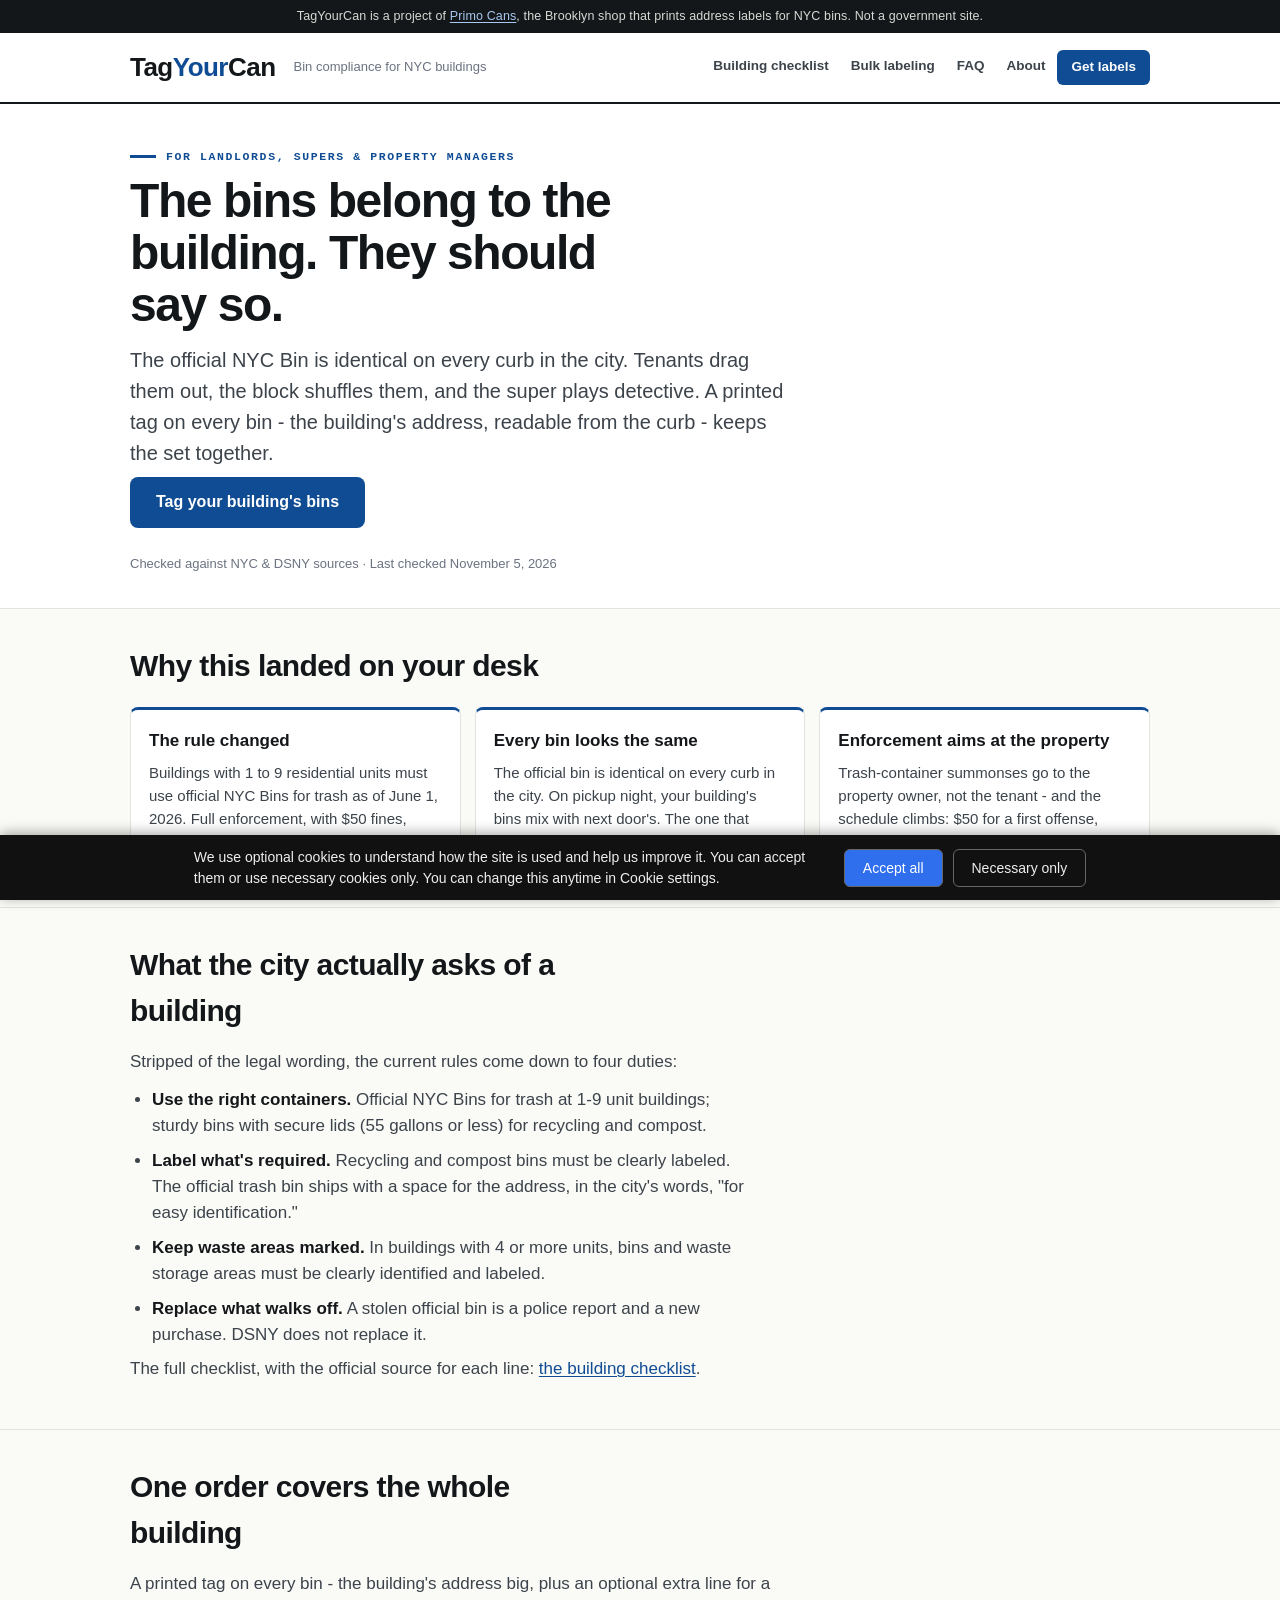
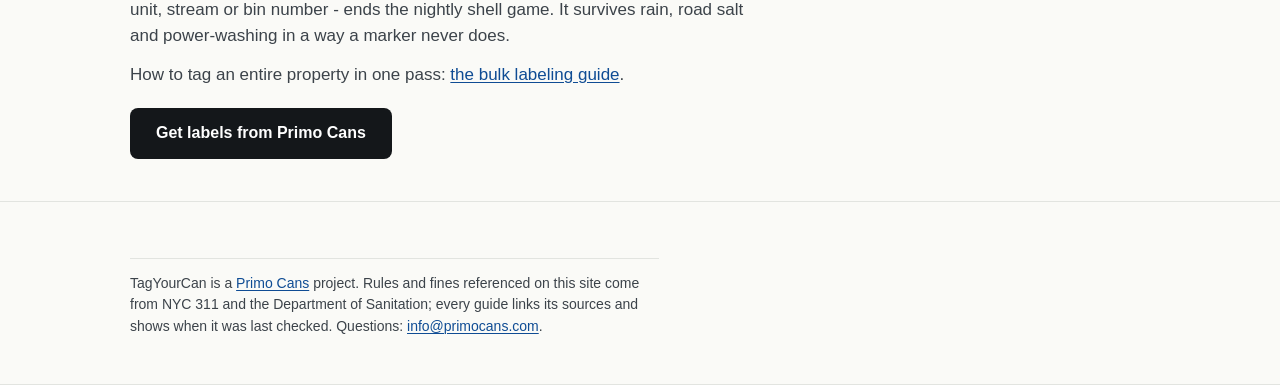
<file: index.html>
<!DOCTYPE html>
<html lang="en">
<head>
<meta charset="utf-8">
<meta name="viewport" content="width=device-width, initial-scale=1">
<title>TagYourCan | Bin Tagging for NYC Landlords, Supers &amp; Property Managers</title>
<meta name="description" content="What NYC buildings actually have to do about trash bins in 2026: official bins, labeling duties, the fines, and how to tag a whole building's cans in one pass. A Primo Cans project.">
<link rel="stylesheet" href="assets/style.css">
</head>
<body>
<div class="disclosure">TagYourCan is a project of <a href="https://primocans.com?utm_source=tagyourcan.com&utm_medium=feeder-site">Primo Cans</a>, the Brooklyn shop that prints address labels for NYC bins. Not a government site.</div>
<header class="sitehead">
  <div class="wrap">
    <a class="brand" href="">Tag<span class="dot">Your</span>Can</a>
    <span class="siteline">Bin compliance for NYC buildings</span>
    <nav class="mainnav">
      <a href="building-checklist/">Building checklist</a>
      <a href="bulk-labeling/">Bulk labeling</a>
      <a href="faq/">FAQ</a>
      <a href="about/">About</a>
      <a class="cta" href="get-labels/">Get labels</a>
    </nav>
  </div>
</header>

<section class="hero">
  <div class="wrap">
    <p class="eyebrow">For landlords, supers &amp; property managers</p>
    <h1>The bins belong to the building. They should say so.</h1>
    <p class="lede">The official NYC Bin is identical on every curb in the city. Tenants drag them out, the block shuffles them, and the super plays detective. A printed tag on every bin - the building's address, readable from the curb - keeps the set together.</p>
    <a class="btn" href="get-labels/">Tag your building's bins</a>
    <p class="verifyline">Checked against NYC &amp; DSNY sources &middot; Last checked November 5, 2026</p>
  </div>
</section>

<section class="section">
  <div class="wrap">
    <h2>Why this landed on your desk</h2>
    <div class="cards">
      <div class="cardbox">
        <h3>The rule changed</h3>
        <p>Buildings with 1 to 9 residential units must use official NYC Bins for trash as of June 1, 2026. Full enforcement, with $50 fines, started September 8, 2026.</p>
      </div>
      <div class="cardbox">
        <h3>Every bin looks the same</h3>
        <p>The official bin is identical on every curb in the city. On pickup night, your building's bins mix with next door's. The one that comes back short is your problem.</p>
      </div>
      <div class="cardbox">
        <h3>Enforcement aims at the property</h3>
        <p>Trash-container summonses go to the property owner, not the tenant - and the schedule climbs: $50 for a first offense, $100 for a second, $200 for each one after.</p>
      </div>
    </div>
  </div>
</section>

<section class="section">
  <div class="wrap">
    <h2>What the city actually asks of a building</h2>
    <p>Stripped of the legal wording, the current rules come down to four duties:</p>
    <ul>
      <li><strong>Use the right containers.</strong> Official NYC Bins for trash at 1-9 unit buildings; sturdy bins with secure lids (55 gallons or less) for recycling and compost.</li>
      <li><strong>Label what's required.</strong> Recycling and compost bins must be clearly labeled. The official trash bin ships with a space for the address, in the city's words, "for easy identification."</li>
      <li><strong>Keep waste areas marked.</strong> In buildings with 4 or more units, bins and waste storage areas must be clearly identified and labeled.</li>
      <li><strong>Replace what walks off.</strong> A stolen official bin is a police report and a new purchase. DSNY does not replace it.</li>
    </ul>
    <p>The full checklist, with the official source for each line: <a href="building-checklist/">the building checklist</a>.</p>
  </div>
</section>

<section class="section">
  <div class="wrap">
    <h2>One order covers the whole building</h2>
    <p>A printed tag on every bin - the building's address big, plus an optional extra line for a unit, stream or bin number - ends the nightly shell game. It survives rain, road salt and power-washing in a way a marker never does.</p>
    <p>How to tag an entire property in one pass: <a href="bulk-labeling/">the bulk labeling guide</a>.</p>
    <a class="btn dark" href="get-labels/">Get labels from Primo Cans</a>
  </div>
</section>

<footer class="section">
  <div class="wrap">
    <p class="srcs">TagYourCan is a <a href="https://primocans.com?utm_source=tagyourcan.com&utm_medium=feeder-site">Primo Cans</a> project. Rules and fines referenced on this site come from NYC 311 and the Department of Sanitation; every guide links its sources and shows when it was last checked. Questions: <a href="mailto:info@primocans.com">info@primocans.com</a>.</p>
  </div>
</footer>
<!-- Cloudflare Web Analytics -->
<script defer src='https://static.cloudflareinsights.com/beacon.min.js' data-cf-beacon='{"token": "4a1bd3e330894500a2cc589933f47c1a"}'></script>
<!-- End Cloudflare Web Analytics -->

<script>window.__GA_MEASUREMENT_ID__="G-40F285DWW1";</script>
<script src="/consent.js" defer></script>
</body>
</html>
</file>
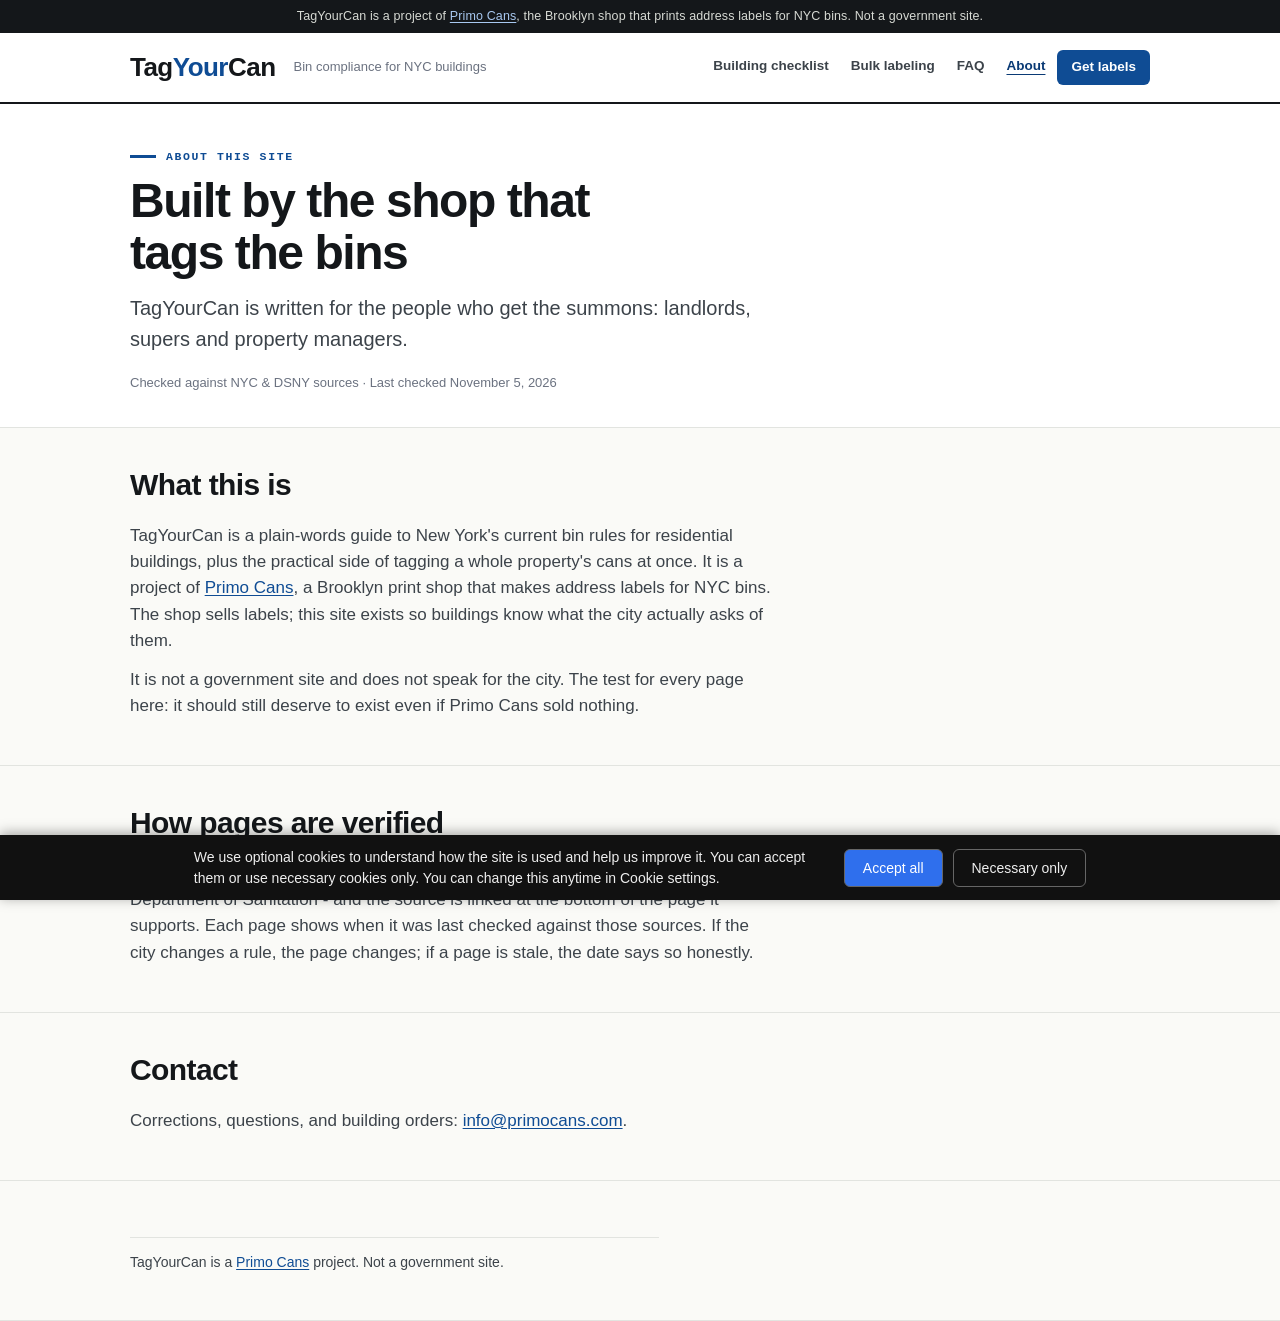
<file: about/index.html>
<!DOCTYPE html>
<html lang="en">
<head>
<meta charset="utf-8">
<meta name="viewport" content="width=device-width, initial-scale=1">
<title>About TagYourCan | TagYourCan</title>
<meta name="description" content="What TagYourCan is, who makes it, and how its rule pages are verified. A Primo Cans project, not a government site.">
<link rel="stylesheet" href="../assets/style.css">
</head>
<body>
<div class="disclosure">TagYourCan is a project of <a href="https://primocans.com?utm_source=tagyourcan.com&utm_medium=feeder-site">Primo Cans</a>, the Brooklyn shop that prints address labels for NYC bins. Not a government site.</div>
<header class="sitehead">
  <div class="wrap">
    <a class="brand" href="../">Tag<span class="dot">Your</span>Can</a>
    <span class="siteline">Bin compliance for NYC buildings</span>
    <nav class="mainnav">
      <a href="../building-checklist/">Building checklist</a>
      <a href="../bulk-labeling/">Bulk labeling</a>
      <a href="../faq/">FAQ</a>
      <a class="on" href="../about/">About</a>
      <a class="cta" href="../get-labels/">Get labels</a>
    </nav>
  </div>
</header>

<section class="hero">
  <div class="wrap">
    <p class="eyebrow">About this site</p>
    <h1>Built by the shop that tags the bins</h1>
    <p class="lede">TagYourCan is written for the people who get the summons: landlords, supers and property managers.</p>
    <p class="verifyline">Checked against NYC &amp; DSNY sources &middot; Last checked November 5, 2026</p>
  </div>
</section>

<section class="section">
  <div class="wrap">
    <h2>What this is</h2>
    <p>TagYourCan is a plain-words guide to New York's current bin rules for residential buildings, plus the practical side of tagging a whole property's cans at once. It is a project of <a href="https://primocans.com?utm_source=tagyourcan.com&utm_medium=feeder-site">Primo Cans</a>, a Brooklyn print shop that makes address labels for NYC bins. The shop sells labels; this site exists so buildings know what the city actually asks of them.</p>
    <p>It is not a government site and does not speak for the city. The test for every page here: it should still deserve to exist even if Primo Cans sold nothing.</p>
  </div>
</section>

<section class="section">
  <div class="wrap">
    <h2>How pages are verified</h2>
    <p>Every rule, date and fine on this site comes from an official source - NYC 311 or the Department of Sanitation - and the source is linked at the bottom of the page it supports. Each page shows when it was last checked against those sources. If the city changes a rule, the page changes; if a page is stale, the date says so honestly.</p>
  </div>
</section>

<section class="section">
  <div class="wrap">
    <h2>Contact</h2>
    <p>Corrections, questions, and building orders: <a href="mailto:info@primocans.com">info@primocans.com</a>.</p>
  </div>
</section>

<footer class="section">
  <div class="wrap">
    <p class="srcs">TagYourCan is a <a href="https://primocans.com?utm_source=tagyourcan.com&utm_medium=feeder-site">Primo Cans</a> project. Not a government site.</p>
  </div>
</footer>
<!-- Cloudflare Web Analytics -->
<script defer src='https://static.cloudflareinsights.com/beacon.min.js' data-cf-beacon='{"token": "4a1bd3e330894500a2cc589933f47c1a"}'></script>
<!-- End Cloudflare Web Analytics -->

<script>window.__GA_MEASUREMENT_ID__="G-40F285DWW1";</script>
<script src="/consent.js" defer></script>
</body>
</html>
</file>
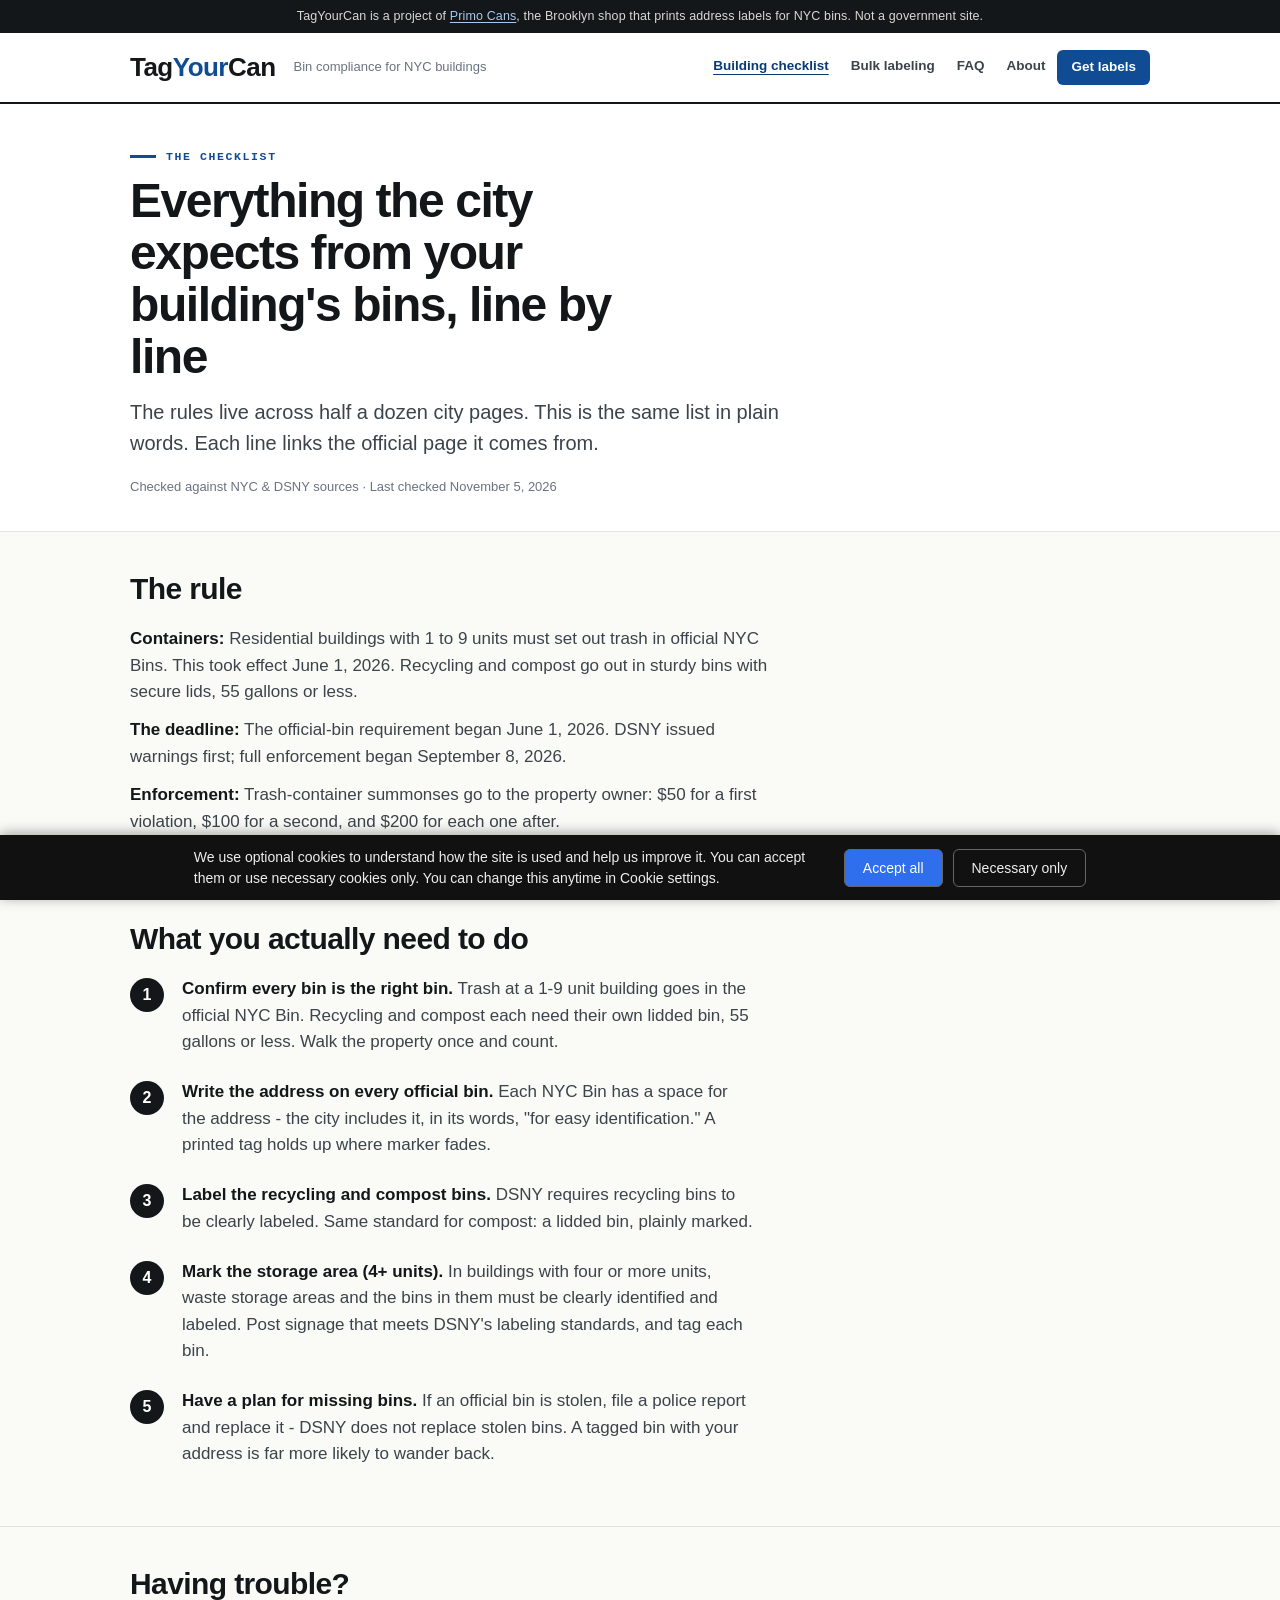
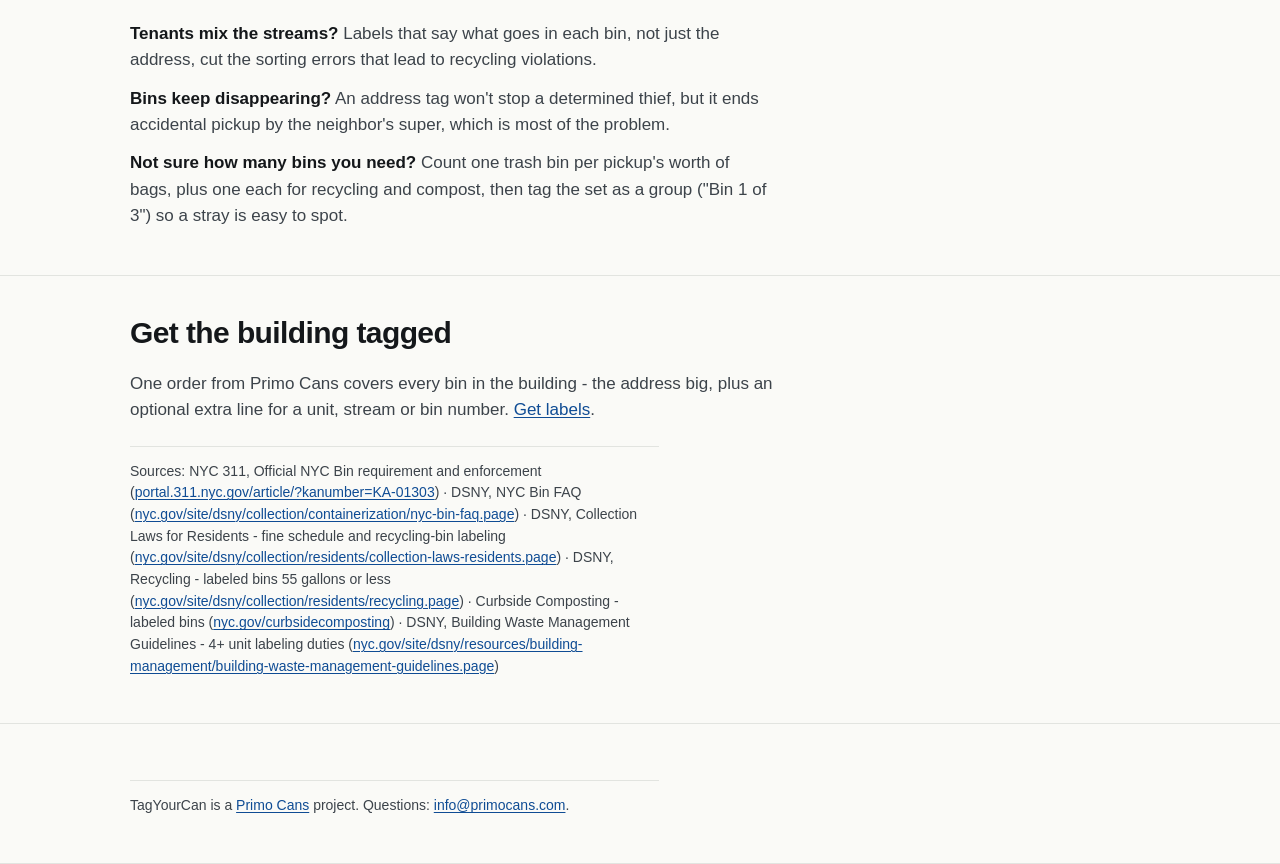
<file: building-checklist/index.html>
<!DOCTYPE html>
<html lang="en">
<head>
<meta charset="utf-8">
<meta name="viewport" content="width=device-width, initial-scale=1">
<title>The Bin Compliance Checklist for NYC Buildings | TagYourCan</title>
<meta name="description" content="Every current NYC bin duty for residential buildings, in plain words, with the official source for each: official bins, labeling, storage areas, fines.">
<link rel="stylesheet" href="../assets/style.css">
</head>
<body>
<div class="disclosure">TagYourCan is a project of <a href="https://primocans.com?utm_source=tagyourcan.com&utm_medium=feeder-site">Primo Cans</a>, the Brooklyn shop that prints address labels for NYC bins. Not a government site.</div>
<header class="sitehead">
  <div class="wrap">
    <a class="brand" href="../">Tag<span class="dot">Your</span>Can</a>
    <span class="siteline">Bin compliance for NYC buildings</span>
    <nav class="mainnav">
      <a class="on" href="../building-checklist/">Building checklist</a>
      <a href="../bulk-labeling/">Bulk labeling</a>
      <a href="../faq/">FAQ</a>
      <a href="../about/">About</a>
      <a class="cta" href="../get-labels/">Get labels</a>
    </nav>
  </div>
</header>

<section class="hero">
  <div class="wrap">
    <p class="eyebrow">The checklist</p>
    <h1>Everything the city expects from your building's bins, line by line</h1>
    <p class="lede">The rules live across half a dozen city pages. This is the same list in plain words. Each line links the official page it comes from.</p>
    <p class="verifyline">Checked against NYC &amp; DSNY sources &middot; Last checked November 5, 2026</p>
  </div>
</section>

<section class="section">
  <div class="wrap">
    <h2>The rule</h2>
    <p><strong>Containers:</strong> Residential buildings with 1 to 9 units must set out trash in official NYC Bins. This took effect June 1, 2026. Recycling and compost go out in sturdy bins with secure lids, 55 gallons or less.</p>
    <p><strong>The deadline:</strong> The official-bin requirement began June 1, 2026. DSNY issued warnings first; full enforcement began September 8, 2026.</p>
    <p><strong>Enforcement:</strong> Trash-container summonses go to the property owner: $50 for a first violation, $100 for a second, and $200 for each one after.</p>
  </div>
</section>

<section class="section">
  <div class="wrap">
    <h2>What you actually need to do</h2>
    <ol class="steps">
      <li><strong>Confirm every bin is the right bin.</strong> Trash at a 1-9 unit building goes in the official NYC Bin. Recycling and compost each need their own lidded bin, 55 gallons or less. Walk the property once and count.</li>
      <li><strong>Write the address on every official bin.</strong> Each NYC Bin has a space for the address - the city includes it, in its words, "for easy identification." A printed tag holds up where marker fades.</li>
      <li><strong>Label the recycling and compost bins.</strong> DSNY requires recycling bins to be clearly labeled. Same standard for compost: a lidded bin, plainly marked.</li>
      <li><strong>Mark the storage area (4+ units).</strong> In buildings with four or more units, waste storage areas and the bins in them must be clearly identified and labeled. Post signage that meets DSNY's labeling standards, and tag each bin.</li>
      <li><strong>Have a plan for missing bins.</strong> If an official bin is stolen, file a police report and replace it - DSNY does not replace stolen bins. A tagged bin with your address is far more likely to wander back.</li>
    </ol>
  </div>
</section>

<section class="section">
  <div class="wrap">
    <h2>Having trouble?</h2>
    <p><strong>Tenants mix the streams?</strong> Labels that say what goes in each bin, not just the address, cut the sorting errors that lead to recycling violations.</p>
    <p><strong>Bins keep disappearing?</strong> An address tag won't stop a determined thief, but it ends accidental pickup by the neighbor's super, which is most of the problem.</p>
    <p><strong>Not sure how many bins you need?</strong> Count one trash bin per pickup's worth of bags, plus one each for recycling and compost, then tag the set as a group ("Bin 1 of 3") so a stray is easy to spot.</p>
  </div>
</section>

<section class="section">
  <div class="wrap">
    <h2>Get the building tagged</h2>
    <p>One order from Primo Cans covers every bin in the building - the address big, plus an optional extra line for a unit, stream or bin number. <a href="../get-labels/">Get labels</a>.</p>
    <p class="srcs">Sources: NYC 311, Official NYC Bin requirement and enforcement (<a href="https://portal.311.nyc.gov/article/?kanumber=KA-01303">portal.311.nyc.gov/article/?kanumber=KA-01303</a>) &middot; DSNY, NYC Bin FAQ (<a href="https://www.nyc.gov/site/dsny/collection/containerization/nyc-bin-faq.page">nyc.gov/site/dsny/collection/containerization/nyc-bin-faq.page</a>) &middot; DSNY, Collection Laws for Residents - fine schedule and recycling-bin labeling (<a href="https://www.nyc.gov/site/dsny/collection/residents/collection-laws-residents.page">nyc.gov/site/dsny/collection/residents/collection-laws-residents.page</a>) &middot; DSNY, Recycling - labeled bins 55 gallons or less (<a href="https://www.nyc.gov/site/dsny/collection/residents/recycling.page">nyc.gov/site/dsny/collection/residents/recycling.page</a>) &middot; Curbside Composting - labeled bins (<a href="https://www.nyc.gov/curbsidecomposting">nyc.gov/curbsidecomposting</a>) &middot; DSNY, Building Waste Management Guidelines - 4+ unit labeling duties (<a href="https://www.nyc.gov/site/dsny/resources/building-management/building-waste-management-guidelines.page">nyc.gov/site/dsny/resources/building-management/building-waste-management-guidelines.page</a>)</p>
  </div>
</section>

<footer class="section">
  <div class="wrap">
    <p class="srcs">TagYourCan is a <a href="https://primocans.com?utm_source=tagyourcan.com&utm_medium=feeder-site">Primo Cans</a> project. Questions: <a href="mailto:info@primocans.com">info@primocans.com</a>.</p>
  </div>
</footer>
<!-- Cloudflare Web Analytics -->
<script defer src='https://static.cloudflareinsights.com/beacon.min.js' data-cf-beacon='{"token": "4a1bd3e330894500a2cc589933f47c1a"}'></script>
<!-- End Cloudflare Web Analytics -->

<script>window.__GA_MEASUREMENT_ID__="G-40F285DWW1";</script>
<script src="/consent.js" defer></script>
</body>
</html>
</file>
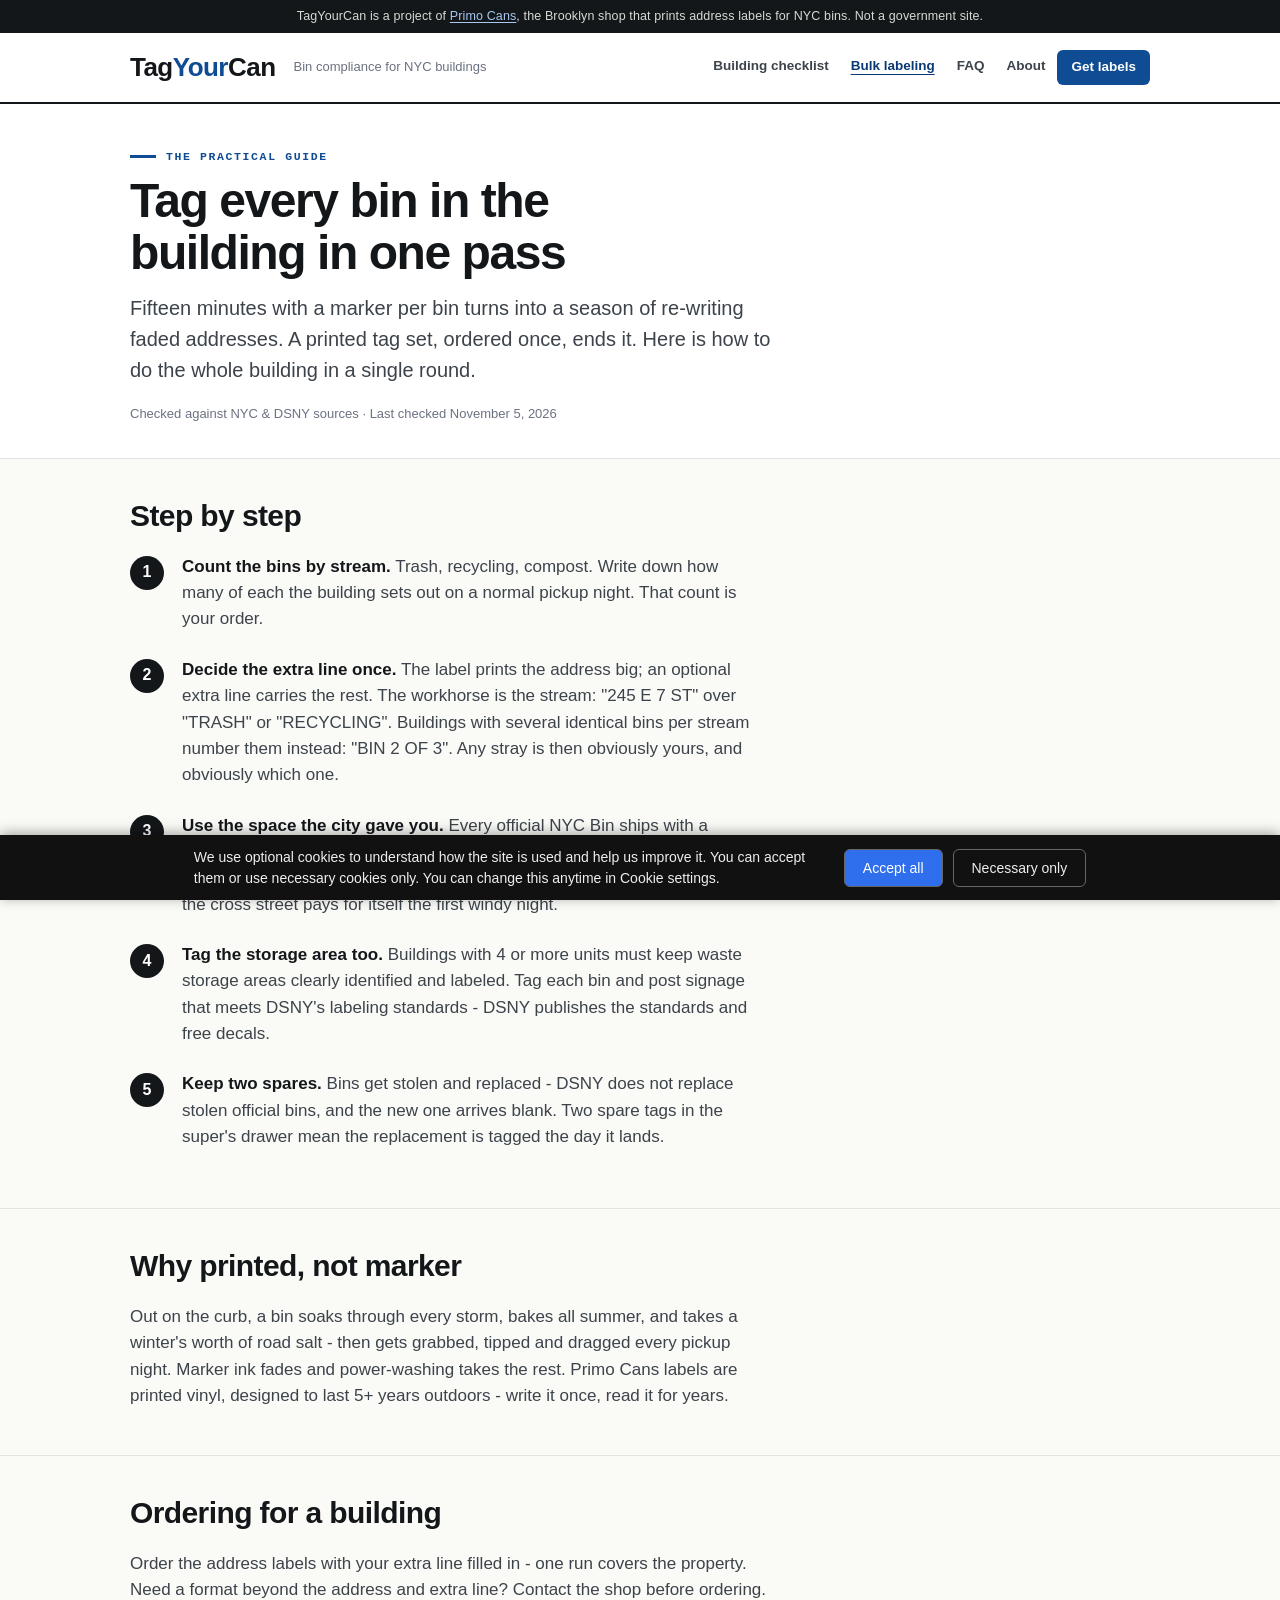
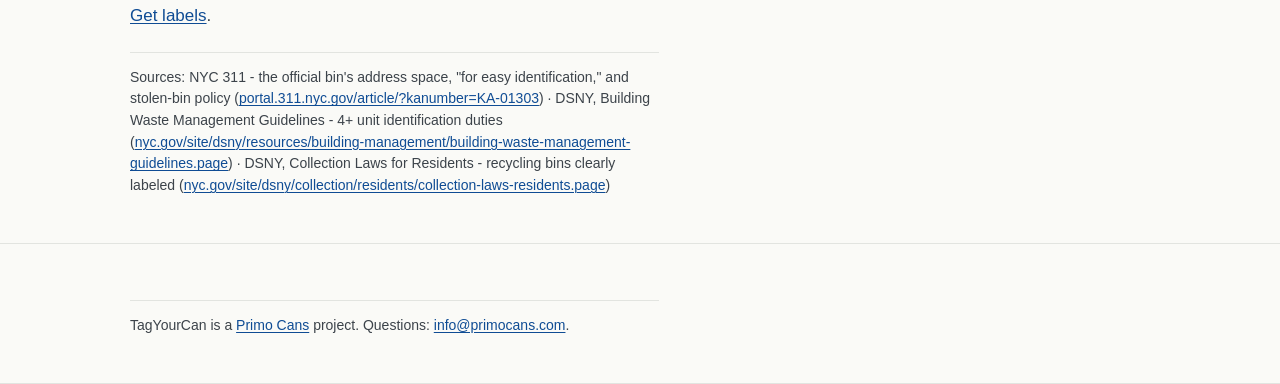
<file: bulk-labeling/index.html>
<!DOCTYPE html>
<html lang="en">
<head>
<meta charset="utf-8">
<meta name="viewport" content="width=device-width, initial-scale=1">
<title>How to Tag a Whole Building's Bins in One Pass | TagYourCan</title>
<meta name="description" content="The practical way to label every trash, recycling and compost bin in an NYC building: what to write, where it goes, what survives the curb, and how to order once.">
<link rel="stylesheet" href="../assets/style.css">
</head>
<body>
<div class="disclosure">TagYourCan is a project of <a href="https://primocans.com?utm_source=tagyourcan.com&utm_medium=feeder-site">Primo Cans</a>, the Brooklyn shop that prints address labels for NYC bins. Not a government site.</div>
<header class="sitehead">
  <div class="wrap">
    <a class="brand" href="../">Tag<span class="dot">Your</span>Can</a>
    <span class="siteline">Bin compliance for NYC buildings</span>
    <nav class="mainnav">
      <a href="../building-checklist/">Building checklist</a>
      <a class="on" href="../bulk-labeling/">Bulk labeling</a>
      <a href="../faq/">FAQ</a>
      <a href="../about/">About</a>
      <a class="cta" href="../get-labels/">Get labels</a>
    </nav>
  </div>
</header>

<section class="hero">
  <div class="wrap">
    <p class="eyebrow">The practical guide</p>
    <h1>Tag every bin in the building in one pass</h1>
    <p class="lede">Fifteen minutes with a marker per bin turns into a season of re-writing faded addresses. A printed tag set, ordered once, ends it. Here is how to do the whole building in a single round.</p>
    <p class="verifyline">Checked against NYC &amp; DSNY sources &middot; Last checked November 5, 2026</p>
  </div>
</section>

<section class="section">
  <div class="wrap">
    <h2>Step by step</h2>
    <ol class="steps">
      <li><strong>Count the bins by stream.</strong> Trash, recycling, compost. Write down how many of each the building sets out on a normal pickup night. That count is your order.</li>
      <li><strong>Decide the extra line once.</strong> The label prints the address big; an optional extra line carries the rest. The workhorse is the stream: "245 E 7 ST" over "TRASH" or "RECYCLING". Buildings with several identical bins per stream number them instead: "BIN 2 OF 3". Any stray is then obviously yours, and obviously which one.</li>
      <li><strong>Use the space the city gave you.</strong> Every official NYC Bin ships with a space for the address, included, in the city's words, "for easy identification." Put the tag there first. On corner buildings, a second tag on the side facing the cross street pays for itself the first windy night.</li>
      <li><strong>Tag the storage area too.</strong> Buildings with 4 or more units must keep waste storage areas clearly identified and labeled. Tag each bin and post signage that meets DSNY's labeling standards - DSNY publishes the standards and free decals.</li>
      <li><strong>Keep two spares.</strong> Bins get stolen and replaced - DSNY does not replace stolen official bins, and the new one arrives blank. Two spare tags in the super's drawer mean the replacement is tagged the day it lands.</li>
    </ol>
  </div>
</section>

<section class="section">
  <div class="wrap">
    <h2>Why printed, not marker</h2>
    <p>Out on the curb, a bin soaks through every storm, bakes all summer, and takes a winter's worth of road salt - then gets grabbed, tipped and dragged every pickup night. Marker ink fades and power-washing takes the rest. Primo Cans labels are printed vinyl, designed to last 5+ years outdoors - write it once, read it for years.</p>
  </div>
</section>

<section class="section">
  <div class="wrap">
    <h2>Ordering for a building</h2>
    <p>Order the address labels with your extra line filled in - one run covers the property. Need a format beyond the address and extra line? Contact the shop before ordering. <a href="../get-labels/">Get labels</a>.</p>
    <p class="srcs">Sources: NYC 311 - the official bin's address space, "for easy identification," and stolen-bin policy (<a href="https://portal.311.nyc.gov/article/?kanumber=KA-01303">portal.311.nyc.gov/article/?kanumber=KA-01303</a>) &middot; DSNY, Building Waste Management Guidelines - 4+ unit identification duties (<a href="https://www.nyc.gov/site/dsny/resources/building-management/building-waste-management-guidelines.page">nyc.gov/site/dsny/resources/building-management/building-waste-management-guidelines.page</a>) &middot; DSNY, Collection Laws for Residents - recycling bins clearly labeled (<a href="https://www.nyc.gov/site/dsny/collection/residents/collection-laws-residents.page">nyc.gov/site/dsny/collection/residents/collection-laws-residents.page</a>)</p>
  </div>
</section>

<footer class="section">
  <div class="wrap">
    <p class="srcs">TagYourCan is a <a href="https://primocans.com?utm_source=tagyourcan.com&utm_medium=feeder-site">Primo Cans</a> project. Questions: <a href="mailto:info@primocans.com">info@primocans.com</a>.</p>
  </div>
</footer>
<!-- Cloudflare Web Analytics -->
<script defer src='https://static.cloudflareinsights.com/beacon.min.js' data-cf-beacon='{"token": "4a1bd3e330894500a2cc589933f47c1a"}'></script>
<!-- End Cloudflare Web Analytics -->

<script>window.__GA_MEASUREMENT_ID__="G-40F285DWW1";</script>
<script src="/consent.js" defer></script>
</body>
</html>
</file>
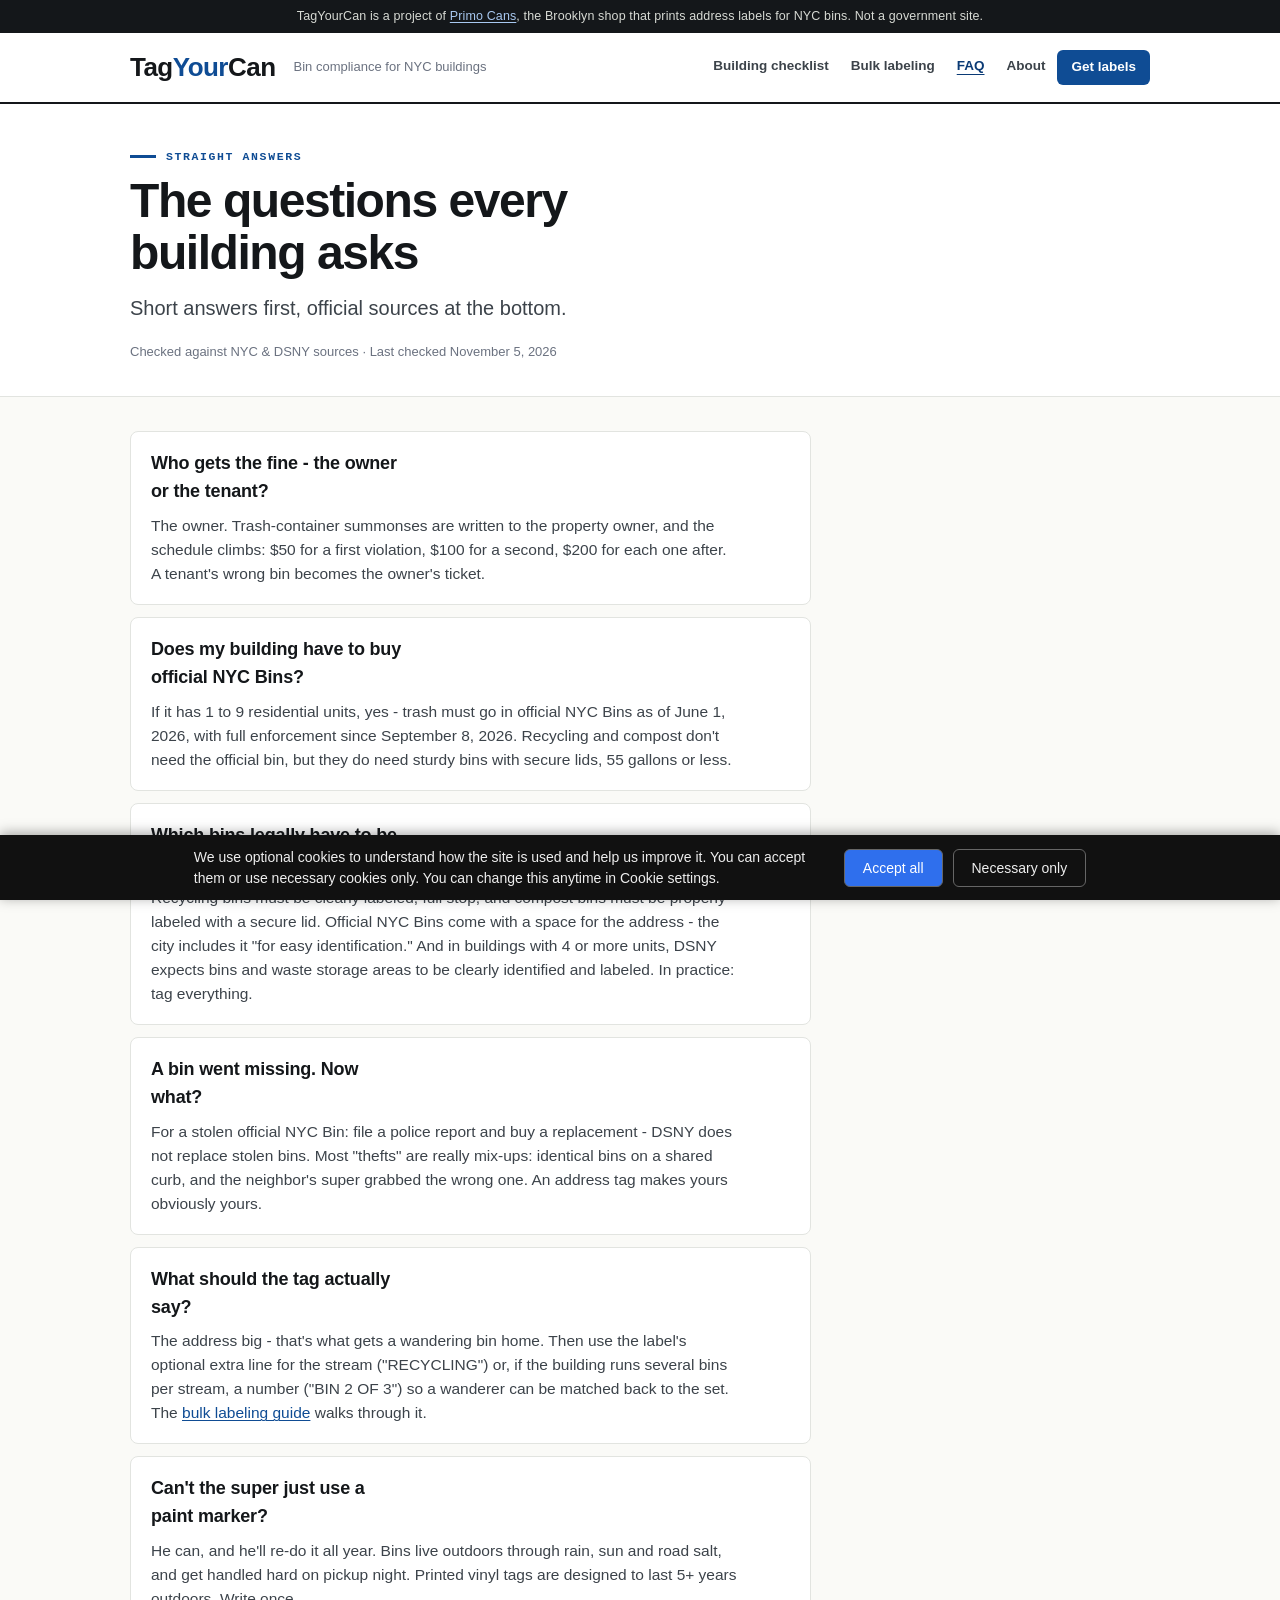
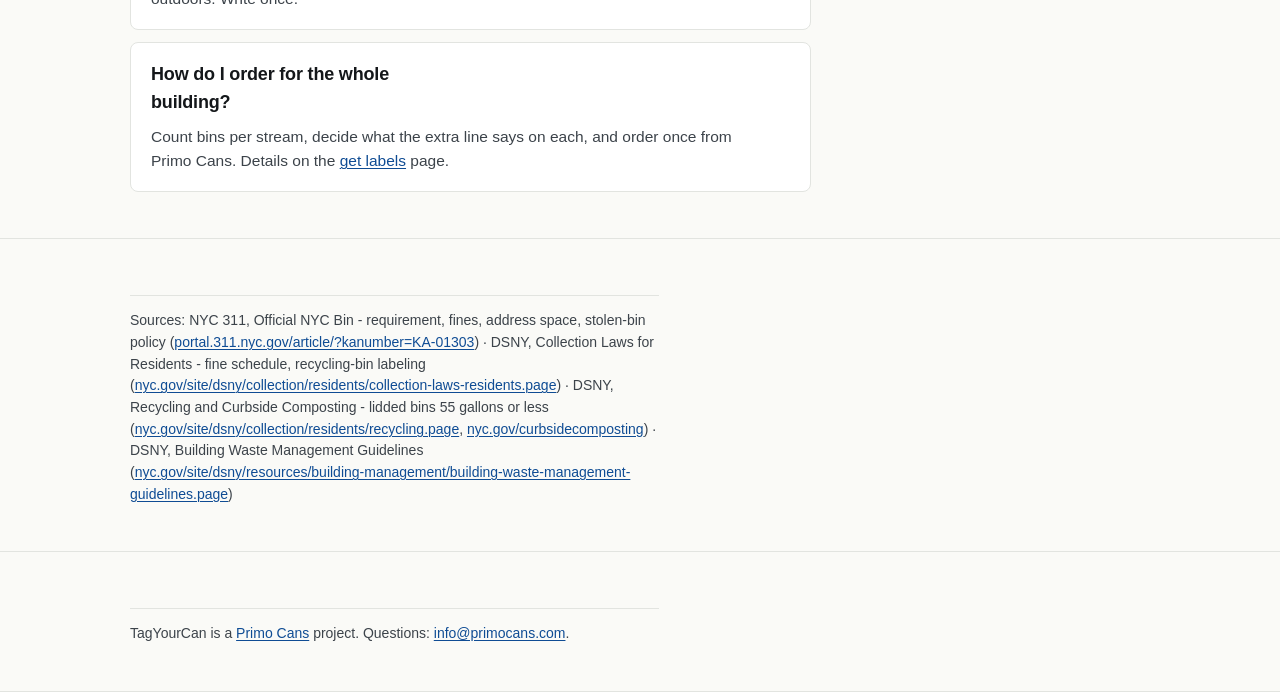
<file: faq/index.html>
<!DOCTYPE html>
<html lang="en">
<head>
<meta charset="utf-8">
<meta name="viewport" content="width=device-width, initial-scale=1">
<title>NYC Bin FAQ for Buildings | TagYourCan</title>
<meta name="description" content="Straight answers for landlords and supers: who gets the fine, which bins must be labeled, what to do when one goes missing, and how to tag the whole building.">
<link rel="stylesheet" href="../assets/style.css">
</head>
<body>
<div class="disclosure">TagYourCan is a project of <a href="https://primocans.com?utm_source=tagyourcan.com&utm_medium=feeder-site">Primo Cans</a>, the Brooklyn shop that prints address labels for NYC bins. Not a government site.</div>
<header class="sitehead">
  <div class="wrap">
    <a class="brand" href="../">Tag<span class="dot">Your</span>Can</a>
    <span class="siteline">Bin compliance for NYC buildings</span>
    <nav class="mainnav">
      <a href="../building-checklist/">Building checklist</a>
      <a href="../bulk-labeling/">Bulk labeling</a>
      <a class="on" href="../faq/">FAQ</a>
      <a href="../about/">About</a>
      <a class="cta" href="../get-labels/">Get labels</a>
    </nav>
  </div>
</header>

<section class="hero">
  <div class="wrap">
    <p class="eyebrow">Straight answers</p>
    <h1>The questions every building asks</h1>
    <p class="lede">Short answers first, official sources at the bottom.</p>
    <p class="verifyline">Checked against NYC &amp; DSNY sources &middot; Last checked November 5, 2026</p>
  </div>
</section>

<section class="section">
  <div class="wrap">
    <div class="qa">
      <h2>Who gets the fine - the owner or the tenant?</h2>
      <p>The owner. Trash-container summonses are written to the property owner, and the schedule climbs: $50 for a first violation, $100 for a second, $200 for each one after. A tenant's wrong bin becomes the owner's ticket.</p>
    </div>
    <div class="qa">
      <h2>Does my building have to buy official NYC Bins?</h2>
      <p>If it has 1 to 9 residential units, yes - trash must go in official NYC Bins as of June 1, 2026, with full enforcement since September 8, 2026. Recycling and compost don't need the official bin, but they do need sturdy bins with secure lids, 55 gallons or less.</p>
    </div>
    <div class="qa">
      <h2>Which bins legally have to be labeled?</h2>
      <p>Recycling bins must be clearly labeled, full stop, and compost bins must be properly labeled with a secure lid. Official NYC Bins come with a space for the address - the city includes it "for easy identification." And in buildings with 4 or more units, DSNY expects bins and waste storage areas to be clearly identified and labeled. In practice: tag everything.</p>
    </div>
    <div class="qa">
      <h2>A bin went missing. Now what?</h2>
      <p>For a stolen official NYC Bin: file a police report and buy a replacement - DSNY does not replace stolen bins. Most "thefts" are really mix-ups: identical bins on a shared curb, and the neighbor's super grabbed the wrong one. An address tag makes yours obviously yours.</p>
    </div>
    <div class="qa">
      <h2>What should the tag actually say?</h2>
      <p>The address big - that's what gets a wandering bin home. Then use the label's optional extra line for the stream ("RECYCLING") or, if the building runs several bins per stream, a number ("BIN 2 OF 3") so a wanderer can be matched back to the set. The <a href="../bulk-labeling/">bulk labeling guide</a> walks through it.</p>
    </div>
    <div class="qa">
      <h2>Can't the super just use a paint marker?</h2>
      <p>He can, and he'll re-do it all year. Bins live outdoors through rain, sun and road salt, and get handled hard on pickup night. Printed vinyl tags are designed to last 5+ years outdoors. Write once.</p>
    </div>
    <div class="qa">
      <h2>How do I order for the whole building?</h2>
      <p>Count bins per stream, decide what the extra line says on each, and order once from Primo Cans. Details on the <a href="../get-labels/">get labels</a> page.</p>
    </div>
  </div>
</section>

<section class="section">
  <div class="wrap">
    <p class="srcs">Sources: NYC 311, Official NYC Bin - requirement, fines, address space, stolen-bin policy (<a href="https://portal.311.nyc.gov/article/?kanumber=KA-01303">portal.311.nyc.gov/article/?kanumber=KA-01303</a>) &middot; DSNY, Collection Laws for Residents - fine schedule, recycling-bin labeling (<a href="https://www.nyc.gov/site/dsny/collection/residents/collection-laws-residents.page">nyc.gov/site/dsny/collection/residents/collection-laws-residents.page</a>) &middot; DSNY, Recycling and Curbside Composting - lidded bins 55 gallons or less (<a href="https://www.nyc.gov/site/dsny/collection/residents/recycling.page">nyc.gov/site/dsny/collection/residents/recycling.page</a>, <a href="https://www.nyc.gov/curbsidecomposting">nyc.gov/curbsidecomposting</a>) &middot; DSNY, Building Waste Management Guidelines (<a href="https://www.nyc.gov/site/dsny/resources/building-management/building-waste-management-guidelines.page">nyc.gov/site/dsny/resources/building-management/building-waste-management-guidelines.page</a>)</p>
  </div>
</section>

<footer class="section">
  <div class="wrap">
    <p class="srcs">TagYourCan is a <a href="https://primocans.com?utm_source=tagyourcan.com&utm_medium=feeder-site">Primo Cans</a> project. Questions: <a href="mailto:info@primocans.com">info@primocans.com</a>.</p>
  </div>
</footer>
<!-- Cloudflare Web Analytics -->
<script defer src='https://static.cloudflareinsights.com/beacon.min.js' data-cf-beacon='{"token": "4a1bd3e330894500a2cc589933f47c1a"}'></script>
<!-- End Cloudflare Web Analytics -->

<script>window.__GA_MEASUREMENT_ID__="G-40F285DWW1";</script>
<script src="/consent.js" defer></script>
</body>
</html>
</file>
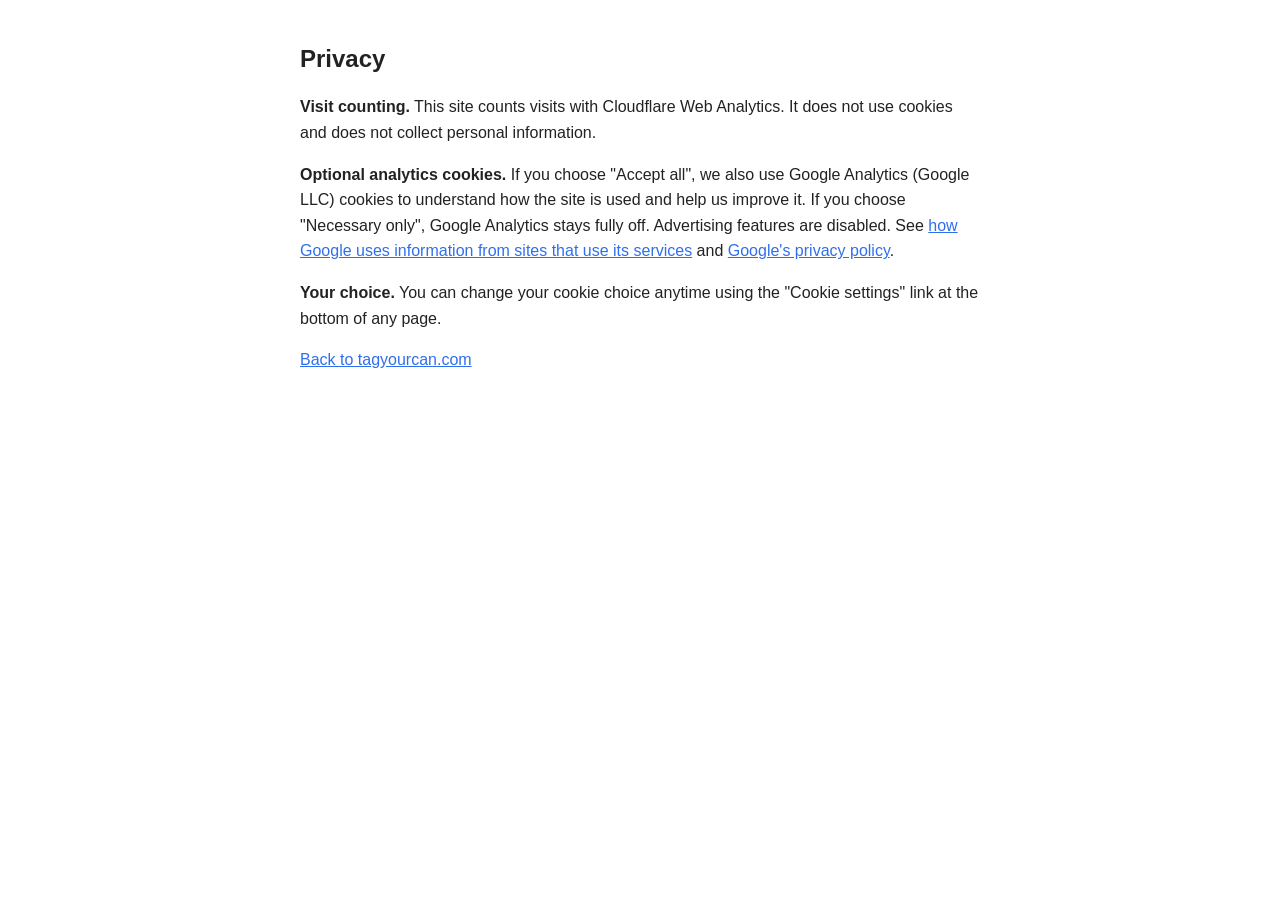
<file: privacy.html>
<!DOCTYPE html>
<html lang="en"><head><meta charset="utf-8">
<meta name="viewport" content="width=device-width, initial-scale=1">
<title>Privacy - tagyourcan.com</title>
<style>body{max-width:680px;margin:40px auto;padding:0 16px;font:16px/1.6 -apple-system,Segoe UI,Roboto,Helvetica,Arial,sans-serif;color:#222}a{color:#2f6fed}h1{font-size:24px}</style>
</head><body>
<h1>Privacy</h1>
<p><strong>Visit counting.</strong> This site counts visits with Cloudflare Web Analytics. It does not use cookies and does not collect personal information.</p>
<p><strong>Optional analytics cookies.</strong> If you choose "Accept all", we also use Google Analytics (Google LLC) cookies to understand how the site is used and help us improve it. If you choose "Necessary only", Google Analytics stays fully off. Advertising features are disabled. See <a href="https://policies.google.com/technologies/partner-sites">how Google uses information from sites that use its services</a> and <a href="https://policies.google.com/privacy">Google's privacy policy</a>.</p>
<p><strong>Your choice.</strong> You can change your cookie choice anytime using the "Cookie settings" link at the bottom of any page.</p>
<p><a href="/">Back to tagyourcan.com</a></p>
</body></html>
</file>
<file: assets/style.css>
/* LabelYourCan - sibling of cans.nyc: same wayfinding clarity, blue signage accent. */
:root{
  --ink:#14171a; --ink-soft:#3c434a; --ink-faint:#6b7280;
  --paper:#fafaf7; --card:#ffffff; --line:#e2e4e0;
  --blue:#0f4c94; --blue-deep:#0a3a75; --blue-wash:#eef3fa;
  --amber:#b45309; --amber-wash:#fdf6ec;
  --mono:ui-monospace,'SF Mono','Cascadia Mono',Menlo,Consolas,monospace;
  --sans:-apple-system,BlinkMacSystemFont,'Helvetica Neue',Helvetica,Arial,sans-serif;
}
*{box-sizing:border-box;margin:0;padding:0}
html{-webkit-text-size-adjust:100%}
body{font-family:var(--sans);background:var(--paper);color:var(--ink);font-size:17px;line-height:1.55;-webkit-font-smoothing:antialiased}
a{color:var(--blue);text-decoration-thickness:1px;text-underline-offset:2px}
a:hover{color:var(--blue-deep)}
.wrap{max-width:1060px;margin:0 auto;padding:0 20px}

.disclosure{background:var(--ink);color:#d7dad4;font-size:12.5px;padding:7px 20px;text-align:center;letter-spacing:.01em}
.disclosure a{color:#a8c8f0}

.sitehead{border-bottom:2px solid var(--ink);background:var(--card)}
.sitehead .wrap{display:flex;align-items:center;gap:18px;padding-top:14px;padding-bottom:14px;flex-wrap:wrap}
.brand{font-size:26px;font-weight:800;letter-spacing:-.02em;color:var(--ink);text-decoration:none}
.brand .dot{color:var(--blue)}
.siteline{font-size:13px;color:var(--ink-faint);flex:1;min-width:150px}
.mainnav{display:flex;gap:2px;flex-wrap:wrap}
.mainnav a{font-size:13.5px;font-weight:600;color:var(--ink-soft);text-decoration:none;padding:6px 10px;border-radius:4px}
.mainnav a:hover{background:var(--blue-wash);color:var(--blue-deep)}
.mainnav a.on{color:var(--blue-deep);text-decoration:underline;text-underline-offset:4px}
.mainnav a.cta{background:var(--blue);color:#fff;border-radius:6px;padding:7px 14px}
.mainnav a.cta:hover{background:var(--blue-deep)}

.eyebrow{font-family:var(--mono);font-size:11.5px;font-weight:600;letter-spacing:.14em;text-transform:uppercase;color:var(--blue);display:flex;align-items:center;gap:10px;margin:0 0 10px}
.eyebrow::before{content:"";width:26px;height:3px;background:var(--blue)}

.hero{padding:44px 0 34px;border-bottom:1px solid var(--line);background:var(--card)}
.hero h1{font-size:clamp(30px,5.4vw,48px);line-height:1.08;letter-spacing:-.03em;font-weight:800;max-width:20ch}
.hero .lede{font-size:clamp(17px,2.4vw,20px);color:var(--ink-soft);max-width:60ch;margin-top:14px}
.verifyline{margin-top:18px;font-size:13px;color:var(--ink-faint)}

.section{padding:34px 0;border-bottom:1px solid var(--line)}
.section h2{font-size:clamp(22px,3.4vw,30px);letter-spacing:-.02em;font-weight:800;margin-bottom:14px;max-width:26ch}
.section h3{font-size:19px;font-weight:750;margin:22px 0 8px}
.section p{max-width:68ch;margin-bottom:12px;color:var(--ink-soft)}
.section p strong, .section li strong{color:var(--ink)}
.section ul{padding-left:22px;color:var(--ink-soft);max-width:66ch}
.section li{margin-bottom:8px}

.cards{display:grid;grid-template-columns:repeat(auto-fit,minmax(250px,1fr));gap:14px;margin-top:18px}
.cardbox{background:var(--card);border:1px solid var(--line);border-top:3px solid var(--blue);border-radius:8px;padding:18px}
.cardbox h3{margin:0 0 6px;font-size:17px;font-weight:750}
.cardbox p{font-size:15px;color:var(--ink-soft);margin:0}

.tablewrap{overflow-x:auto;margin:16px 0}
table{width:100%;border-collapse:collapse;background:var(--card);font-size:15px}
th{font-family:var(--mono);font-size:11.5px;letter-spacing:.08em;text-transform:uppercase;text-align:left;color:var(--ink-faint);padding:10px 12px;border-bottom:2px solid var(--ink)}
td{padding:11px 12px;border-bottom:1px solid var(--line);color:var(--ink-soft);vertical-align:top}
td:first-child{color:var(--ink);font-weight:650}
tr.pick td{background:var(--blue-wash)}

.note{background:var(--blue-wash);border-left:4px solid var(--blue);border-radius:0 8px 8px 0;padding:14px 18px;margin:16px 0;max-width:68ch}
.note.warn{background:var(--amber-wash);border-left-color:var(--amber)}
.note p{font-size:15px;margin:0}

.steps{counter-reset:step;list-style:none;padding:0;max-width:66ch}
.steps li{counter-increment:step;position:relative;padding:0 0 16px 52px;color:var(--ink-soft)}
.steps li::before{content:counter(step);position:absolute;left:0;top:2px;width:34px;height:34px;background:var(--ink);color:#fff;border-radius:50%;display:flex;align-items:center;justify-content:center;font-weight:800;font-size:16px}
.steps li strong{color:var(--ink)}

.qa{background:var(--card);border:1px solid var(--line);border-radius:8px;padding:18px 20px;margin-bottom:12px;max-width:72ch}
.qa h2{font-size:18px;font-weight:750;margin:0 0 8px;letter-spacing:-.01em}
.qa p{font-size:15.5px;margin:0 0 8px}
.qa p:last-child{margin-bottom:0}

.btn{display:inline-block;background:var(--blue);color:#fff;text-decoration:none;font-weight:700;font-size:16px;padding:13px 26px;border-radius:8px;margin:8px 0}
.btn:hover{background:var(--blue-deep);color:#fff}
.btn.dark{background:var(--ink)}
.btn.dark:hover{background:#000}

.srcs{font-size:14px;color:var(--ink-faint);max-width:68ch;margin-top:22px;border-top:1px solid var(--line);padding-top:14px}

.sitefoot{background:var(--ink);color:#b9beb9;padding:30px 0 40px;margin-top:0}
.sitefoot .wrap{display:grid;grid-template-columns:repeat(auto-fit,minmax(220px,1fr));gap:22px}
.sitefoot h4{font-family:var(--mono);font-size:11px;letter-spacing:.14em;text-transform:uppercase;color:#7c837c;margin-bottom:10px}
.sitefoot a{color:#e6e9e2;text-decoration:none;display:block;font-size:14.5px;padding:3px 0}
.sitefoot a:hover{color:#a8c8f0}
.sitefoot .fineline{grid-column:1/-1;border-top:1px solid #2c3033;padding-top:14px;font-size:12.5px;color:#7c837c}

.shot{margin:26px 0}
.shot img{width:100%;max-width:560px;border-radius:10px;display:block}
.shot figcaption{font-size:14px;color:var(--ink-soft);margin-top:8px;max-width:60ch}
@media (max-width:640px){
  table{font-size:13.5px}
  th,td{padding:8px 7px}
  .hero h1{font-size:30px}
}
</file>
